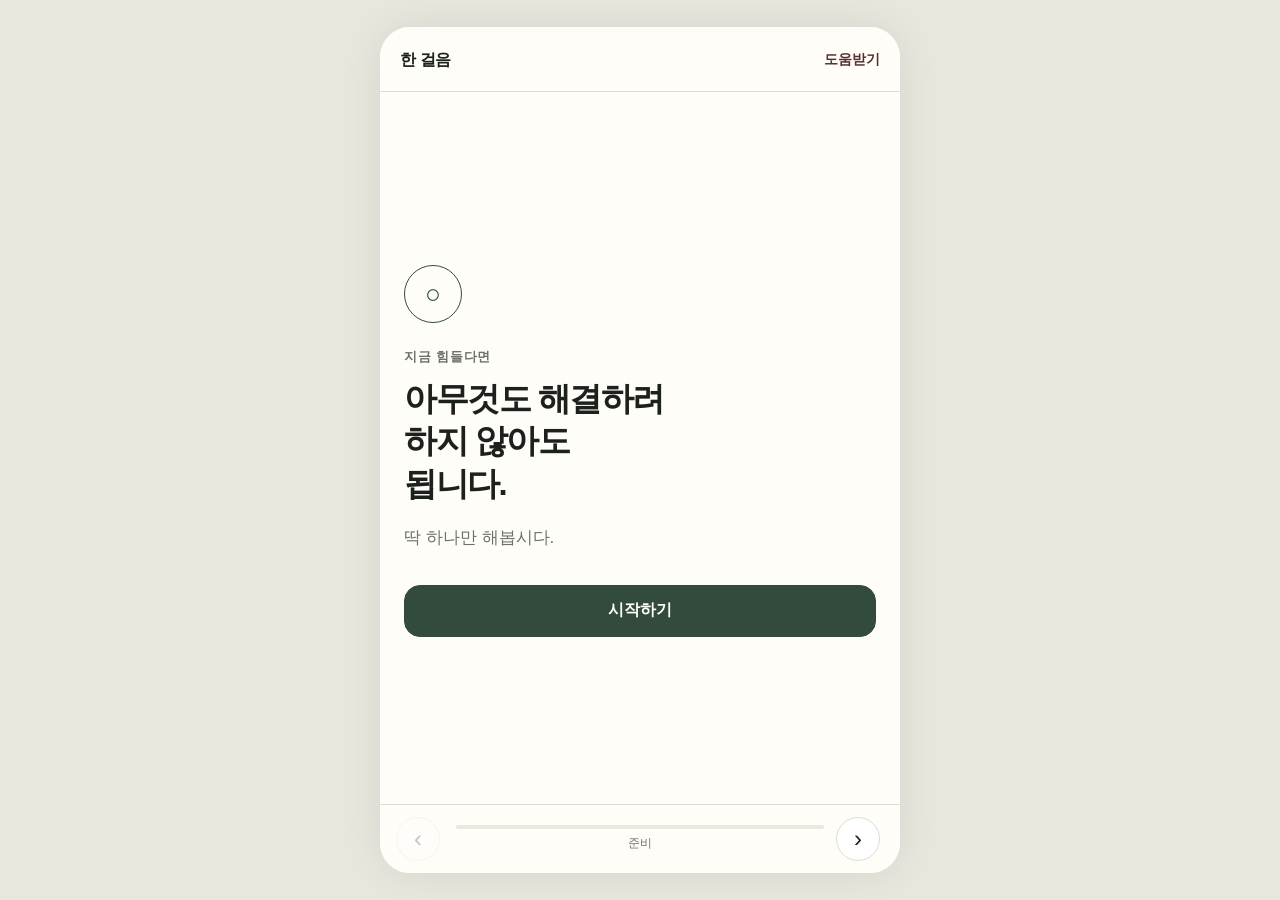
<file: index.html>
<!doctype html>
<html lang="ko">
<head>
  <meta charset="utf-8" />
  <meta name="viewport" content="width=device-width, initial-scale=1, viewport-fit=cover, maximum-scale=1" />
  <meta name="theme-color" content="#f6f3ec" />
  <meta name="description" content="힘든 순간, 한 단계씩 몸과 일상으로 돌아오는 작은 행동 가이드" />
  <link rel="manifest" href="manifest.webmanifest" />
  <link rel="icon" href="icon.svg" type="image/svg+xml" />
  <link rel="stylesheet" href="styles.css" />
  <title>한 걸음</title>
</head>
<body>
  <div class="app-shell">
    <header class="topbar">
      <div class="brand">한 걸음</div>
      <button class="help-link" id="helpOpen" type="button" aria-label="긴급 도움">도움받기</button>
    </header>

    <main class="stage" id="stage" aria-live="polite">
      <section class="screen active" data-step="0">
        <div class="hero-mark" aria-hidden="true">○</div>
        <p class="eyebrow">지금 힘들다면</p>
        <h1>아무것도 해결하려 하지 않아도 됩니다.</h1>
        <p class="lead">딱 하나만 해봅시다.</p>
        <div class="screen-actions single">
          <button class="primary" data-next type="button">시작하기</button>
        </div>
      </section>

      <section class="screen" data-step="1">
        <p class="step-label">1 · 물</p>
        <h2>시원한 물 한 잔을 천천히 마셔보세요.</h2>
        <p class="lead">물이 입과 목을 지나가는 느낌만 느껴봅니다.</p>
        <details><summary>더 보기</summary><p>한 컵을 다 마실 필요는 없습니다. 한두 모금이어도 충분합니다.</p></details>
        <div class="screen-actions">
          <button class="ghost" data-skip type="button">다른 것</button>
          <button class="primary" data-next type="button">해봤어요</button>
        </div>
      </section>

      <section class="screen" data-step="2">
        <p class="step-label">2 · 바람</p>
        <h2>창문을 열거나 잠깐 밖으로 나가보세요.</h2>
        <p class="lead">얼굴에 닿는 공기만 느껴봅니다.</p>
        <details><summary>더 보기</summary><p>억지로 깊게 호흡하지 않아도 됩니다. 그냥 들어오고 나가는 공기를 느껴보세요.</p></details>
        <div class="screen-actions">
          <button class="ghost" data-skip type="button">다른 것</button>
          <button class="primary" data-next type="button">해봤어요</button>
        </div>
      </section>

      <section class="screen" data-step="3">
        <p class="step-label">3 · 눈</p>
        <h2>화면에서 눈을 떼고 먼 곳을 30초만 바라보세요.</h2>
        <p class="lead">하늘, 나무, 건물 끝, 움직이는 구름이면 됩니다.</p>
        <details><summary>더 보기</summary><p>무슨 생각을 해야 할 필요는 없습니다. 색, 빛, 거리만 봅니다.</p></details>
        <div class="screen-actions">
          <button class="ghost" data-skip type="button">다른 것</button>
          <button class="primary" data-next type="button">해봤어요</button>
        </div>
      </section>

      <section class="screen" data-step="4">
        <p class="step-label">4 · 움직임</p>
        <h2>2분만 몸을 움직여보세요.</h2>
        <p class="lead">걷기, 스트레칭, 계단 오르기 중 하나면 됩니다.</p>
        <details><summary>더 보기</summary><p>운동을 잘하는 것이 목표가 아닙니다. 몸이 움직일 때 생기는 느낌을 찾는 것이 목표입니다.</p></details>
        <div class="screen-actions">
          <button class="ghost" data-skip type="button">다른 것</button>
          <button class="primary" data-next type="button">해봤어요</button>
        </div>
      </section>

      <section class="screen" data-step="5">
        <p class="step-label">5 · 작은 일</p>
        <h2>지금 할 수 있는 가장 작은 일 하나만 고르세요.</h2>
        <div class="chips" aria-label="작은 행동 예시">
          <button type="button" class="chip">물컵 씻기</button>
          <button type="button" class="chip">세수하기</button>
          <button type="button" class="chip">책 1쪽</button>
          <button type="button" class="chip">물건 1개 정리</button>
          <button type="button" class="chip">5분 걷기</button>
        </div>
        <p class="lead">끝내는 것보다 시작하는 것이 먼저입니다.</p>
        <div class="screen-actions">
          <button class="ghost" data-skip type="button">다른 것</button>
          <button class="primary" data-next type="button">하나 골랐어요</button>
        </div>
      </section>

      <section class="screen" data-step="6">
        <p class="step-label">6 · 집중</p>
        <h2>5분만 다른 대상에 집중해봅시다.</h2>
        <p class="lead">음악 한 곡, 책 한 쪽, 간단한 청소나 요리도 좋습니다.</p>
        <details><summary>더 보기</summary><p>생각을 억지로 없애려 하지 말고, 시선을 잠깐 다른 곳에 두는 정도면 됩니다.</p></details>
        <div class="screen-actions">
          <button class="ghost" data-skip type="button">다른 것</button>
          <button class="primary" data-next type="button">해볼게요</button>
        </div>
      </section>

      <section class="screen" data-step="7">
        <p class="step-label">7 · 사람</p>
        <h2>사람 쪽으로 통로 하나만 열어보세요.</h2>
        <p class="lead">“뭐해?” 한마디 문자도 괜찮습니다.</p>
        <details><summary>더 보기</summary><p>긴 설명이나 상담을 요청할 필요는 없습니다. 혼자만의 생각에서 잠시 빠져나오는 작은 연결이면 됩니다.</p></details>
        <div class="screen-actions">
          <button class="ghost" data-skip type="button">지금은 어려워요</button>
          <button class="primary" data-next type="button">연락해볼게요</button>
        </div>
      </section>

      <section class="screen" data-step="8">
        <p class="step-label">마지막 · 마음정리</p>
        <h2>지금 느끼는 기분이 오늘 하루 전체는 아닙니다.</h2>
        <p class="lead">지금 당장 인생을 해결할 필요도 없습니다.</p>
        <blockquote>오늘은 다음 한 걸음만 가면 됩니다.</blockquote>
        <div class="screen-actions">
          <button class="ghost" data-restart type="button">처음부터</button>
          <button class="primary" id="betterBtn" type="button">조금 나아졌어요</button>
        </div>
      </section>

      <section class="screen" data-step="9">
        <div class="hero-mark" aria-hidden="true">✓</div>
        <p class="eyebrow">여기까지 왔습니다</p>
        <h2>좋아요. 지금은 이 정도면 충분합니다.</h2>
        <p class="lead">조금 뒤 다시 힘들어지면 언제든 처음부터 시작하세요.</p>
        <div class="screen-actions single">
          <button class="primary" data-restart type="button">다시 시작하기</button>
        </div>
      </section>
    </main>

    <footer class="bottom-nav">
      <button id="prevBtn" type="button" aria-label="이전 단계">‹</button>
      <div class="progress-wrap" aria-hidden="true">
        <div class="progress"><span id="progressFill"></span></div>
        <span id="progressText">준비</span>
      </div>
      <button id="nextBtn" type="button" aria-label="다음 단계">›</button>
    </footer>
  </div>

  <dialog id="helpDialog" class="help-dialog">
    <form method="dialog">
      <button class="close" aria-label="닫기">×</button>
      <p class="eyebrow">즉시 도움</p>
      <h2>자신을 해칠 것 같거나 버티기 어렵다면 혼자 있지 마세요.</h2>
      <p>가까운 사람에게 지금 상태를 알리고, 즉시 전문적인 도움을 받으세요.</p>
      <a class="call-button" href="tel:109">자살예방상담전화 109</a>
      <a class="call-button secondary-call" href="tel:119">응급상황 119</a>
      <p class="fine">이 앱은 진단이나 치료를 대신하지 않는 생활 보조 도구입니다.</p>
    </form>
  </dialog>

  <script src="app.js"></script>
</body>
</html>
</file>
<file: styles.css>
:root {
  --bg: #f6f3ec;
  --paper: #fffdf8;
  --ink: #1d211e;
  --muted: #6d726c;
  --line: #dedbd2;
  --accent: #334b3c;
  --soft: #e9efe8;
  --danger: #5a2e2e;
  --radius: 28px;
}
* { box-sizing: border-box; }
html { -webkit-text-size-adjust: 100%; text-size-adjust: 100%; }
body {
  margin: 0;
  min-height: 100dvh;
  background: var(--bg);
  color: var(--ink);
  font-family: -apple-system, BlinkMacSystemFont, "Segoe UI", "Noto Sans KR", Arial, sans-serif;
  font-size: 16px;
  line-height: 1.55;
  overflow: hidden;
}
button, a { -webkit-tap-highlight-color: transparent; }
button { font: inherit; }
.app-shell {
  width: min(100%, 520px);
  height: 100dvh;
  margin: 0 auto;
  display: grid;
  grid-template-rows: auto 1fr auto;
  background: var(--paper);
  box-shadow: 0 0 40px rgb(20 25 20 / 0.08);
}
.topbar {
  display: flex;
  align-items: center;
  justify-content: space-between;
  padding: calc(env(safe-area-inset-top) + 14px) 20px 12px;
  border-bottom: 1px solid var(--line);
  background: rgb(255 253 248 / 0.96);
  backdrop-filter: blur(10px);
}
.brand { font-weight: 760; letter-spacing: -0.02em; }
.help-link {
  border: 0;
  background: transparent;
  color: var(--danger);
  font-size: 0.88rem;
  font-weight: 700;
  padding: 8px 0;
}
.stage {
  position: relative;
  overflow: hidden;
  touch-action: pan-y;
}
.screen {
  position: absolute;
  inset: 0;
  display: flex;
  flex-direction: column;
  justify-content: center;
  padding: 30px 24px 24px;
  opacity: 0;
  transform: translateX(28px);
  pointer-events: none;
  transition: transform .24s ease, opacity .24s ease;
  overflow-y: auto;
}
.screen.active { opacity: 1; transform: translateX(0); pointer-events: auto; }
.screen.exit-left { transform: translateX(-28px); }
.hero-mark {
  width: 58px;
  height: 58px;
  border: 1.5px solid var(--accent);
  color: var(--accent);
  border-radius: 50%;
  display: grid;
  place-items: center;
  font-size: 1.65rem;
  margin-bottom: 24px;
}
.eyebrow, .step-label {
  margin: 0 0 10px;
  color: var(--muted);
  font-size: 0.83rem;
  font-weight: 800;
  letter-spacing: .06em;
  text-transform: uppercase;
}
h1, h2 {
  margin: 0;
  max-width: 15ch;
  font-size: clamp(1.55rem, 6.1vw, 2.05rem);
  line-height: 1.3;
  letter-spacing: -0.045em;
  word-break: keep-all;
}
.lead {
  margin: 18px 0 0;
  max-width: 29rem;
  color: var(--muted);
  font-size: clamp(0.98rem, 3.9vw, 1.08rem);
  word-break: keep-all;
}
blockquote {
  margin: 24px 0 0;
  padding: 18px 20px;
  border-radius: 18px;
  background: var(--soft);
  font-size: 1.05rem;
  font-weight: 720;
}
details { margin-top: 20px; color: var(--muted); font-size: .92rem; }
summary { cursor: pointer; font-weight: 700; color: var(--accent); }
details p { margin: 10px 0 0; }
.screen-actions {
  display: grid;
  grid-template-columns: minmax(0, .82fr) minmax(0, 1.18fr);
  gap: 10px;
  margin-top: 34px;
}
.screen-actions.single { grid-template-columns: 1fr; }
.primary, .ghost {
  min-height: 52px;
  border-radius: 16px;
  padding: 0 14px;
  border: 1px solid var(--accent);
  font-size: clamp(.92rem, 3.7vw, 1rem);
  font-weight: 760;
  white-space: nowrap;
  overflow: hidden;
  text-overflow: ellipsis;
}
.primary { background: var(--accent); color: #fff; }
.ghost { background: transparent; color: var(--accent); }
.primary:active, .ghost:active, .chip:active { transform: scale(.985); }
.chips {
  display: flex;
  flex-wrap: wrap;
  gap: 8px;
  margin-top: 22px;
}
.chip {
  border: 1px solid var(--line);
  background: #fff;
  color: var(--ink);
  border-radius: 999px;
  padding: 10px 13px;
  font-size: .88rem;
  font-weight: 650;
}
.chip.selected { border-color: var(--accent); background: var(--soft); }
.bottom-nav {
  display: grid;
  grid-template-columns: 48px 1fr 48px;
  align-items: center;
  gap: 12px;
  padding: 12px 16px calc(env(safe-area-inset-bottom) + 12px);
  border-top: 1px solid var(--line);
  background: rgb(255 253 248 / 0.98);
}
.bottom-nav > button {
  width: 44px;
  height: 44px;
  border: 1px solid var(--line);
  background: #fff;
  border-radius: 50%;
  color: var(--ink);
  font-size: 1.5rem;
}
.bottom-nav > button:disabled { opacity: .25; }
.progress-wrap { display: grid; gap: 6px; }
.progress { height: 4px; border-radius: 999px; background: #ebe8e0; overflow: hidden; }
.progress span { display: block; height: 100%; width: 0; background: var(--accent); transition: width .22s ease; }
#progressText { text-align: center; font-size: .72rem; color: var(--muted); }
.help-dialog {
  width: min(calc(100% - 32px), 460px);
  border: 0;
  border-radius: 24px;
  padding: 0;
  background: var(--paper);
  color: var(--ink);
  box-shadow: 0 24px 80px rgb(0 0 0 / .28);
}
.help-dialog::backdrop { background: rgb(18 21 18 / .54); backdrop-filter: blur(3px); }
.help-dialog form { position: relative; padding: 28px 22px 22px; }
.help-dialog h2 { font-size: 1.45rem; max-width: 18ch; }
.help-dialog p { color: var(--muted); }
.close { position: absolute; right: 14px; top: 12px; border: 0; background: transparent; font-size: 1.8rem; }
.call-button {
  display: block;
  margin-top: 12px;
  text-align: center;
  text-decoration: none;
  background: var(--danger);
  color: #fff;
  font-weight: 800;
  padding: 14px;
  border-radius: 14px;
}
.secondary-call { background: #fff; color: var(--danger); border: 1px solid var(--danger); }
.fine { font-size: .78rem; margin-bottom: 0; }
@media (max-width: 360px) {
  .screen { padding-inline: 18px; }
  .topbar { padding-inline: 18px; }
  .screen-actions { grid-template-columns: 1fr 1.12fr; }
  .primary, .ghost { padding-inline: 10px; font-size: .88rem; }
}
@media (min-width: 700px) {
  body { display: grid; place-items: center; background: #e9e6de; }
  .app-shell { height: min(860px, 94dvh); border-radius: 30px; overflow: hidden; }
}
@media (prefers-reduced-motion: reduce) {
  *, *::before, *::after { transition: none !important; scroll-behavior: auto !important; }
}
</file>
